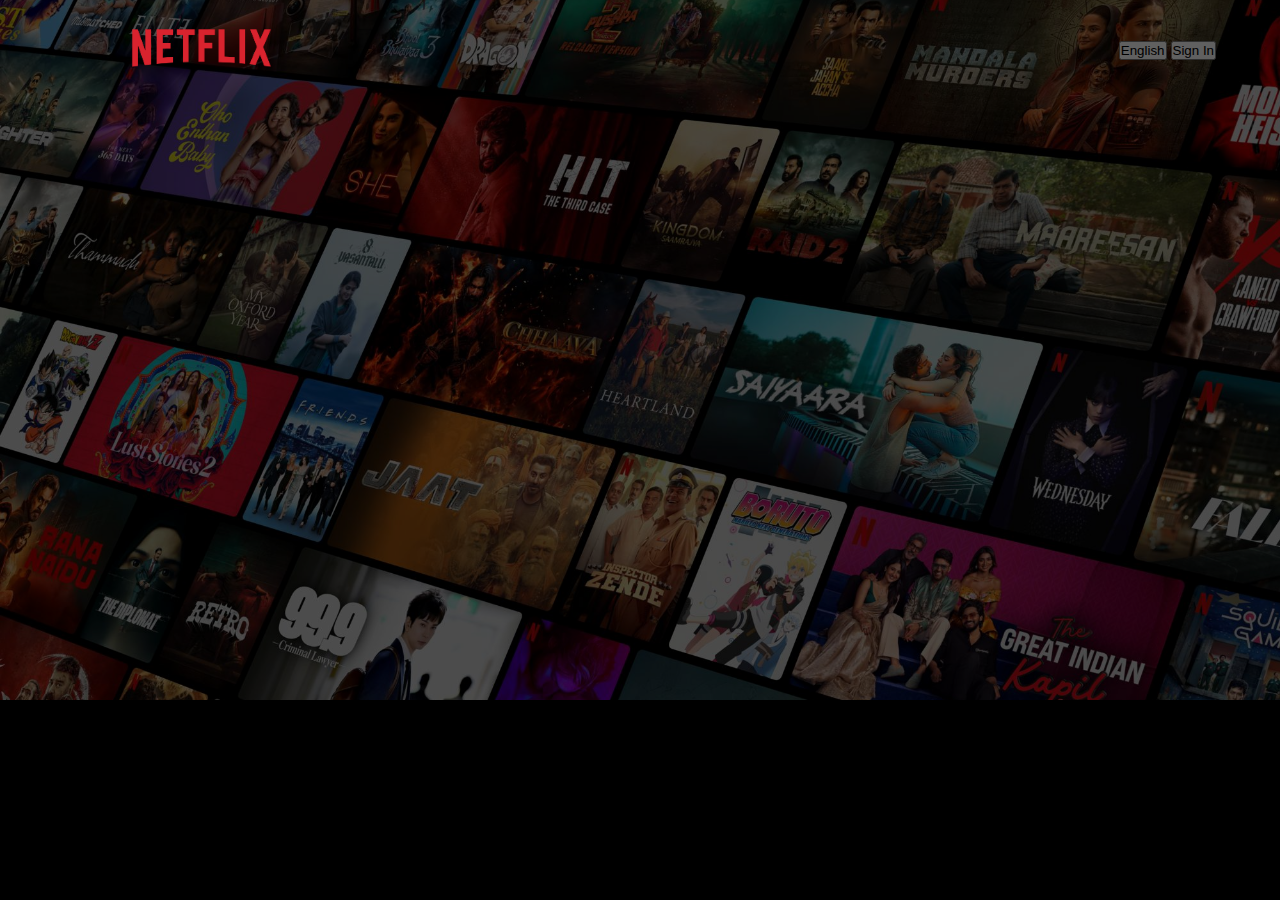
<file: index.html>
<!DOCTYPE HTML>
<HTML :lang="en">

<head>
    <meta charset="UTF-8">
    <meta name="viewport" content="width=device-width, initial-scale=1.0">
    <title>Netflix India – Watch TV Shows Online, Watch Movies Online</title>
    <link rel="stylesheet" href="style.css" </head>

<body>
    <div class="main">
        <div class="box"></div>
        <nav>

            <span><img width="53" src="assets/img/logo.png"> </span>
            <div>
                <button class="btn">English</button>
                <button class="btn btn-red-sm">Sign In</button>
            </div>
        </nav>
    </div>
</body>
</file>
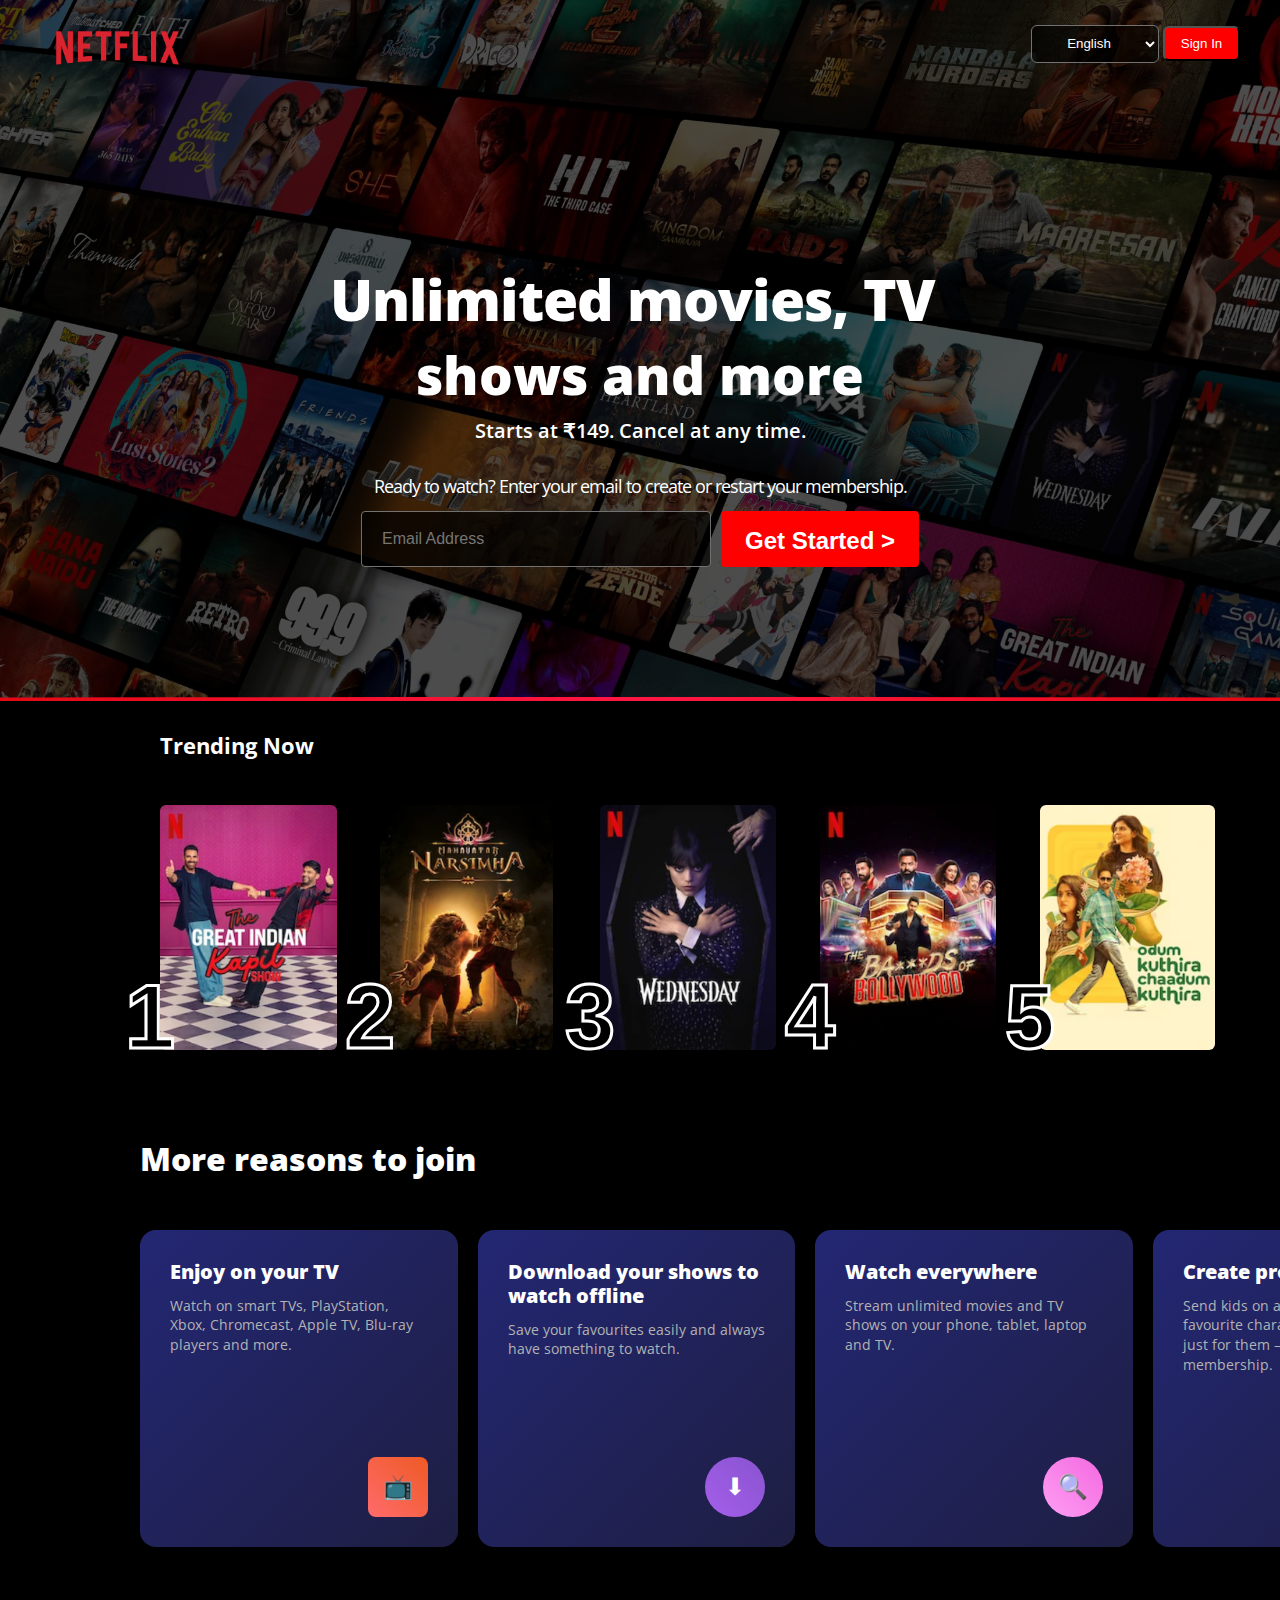
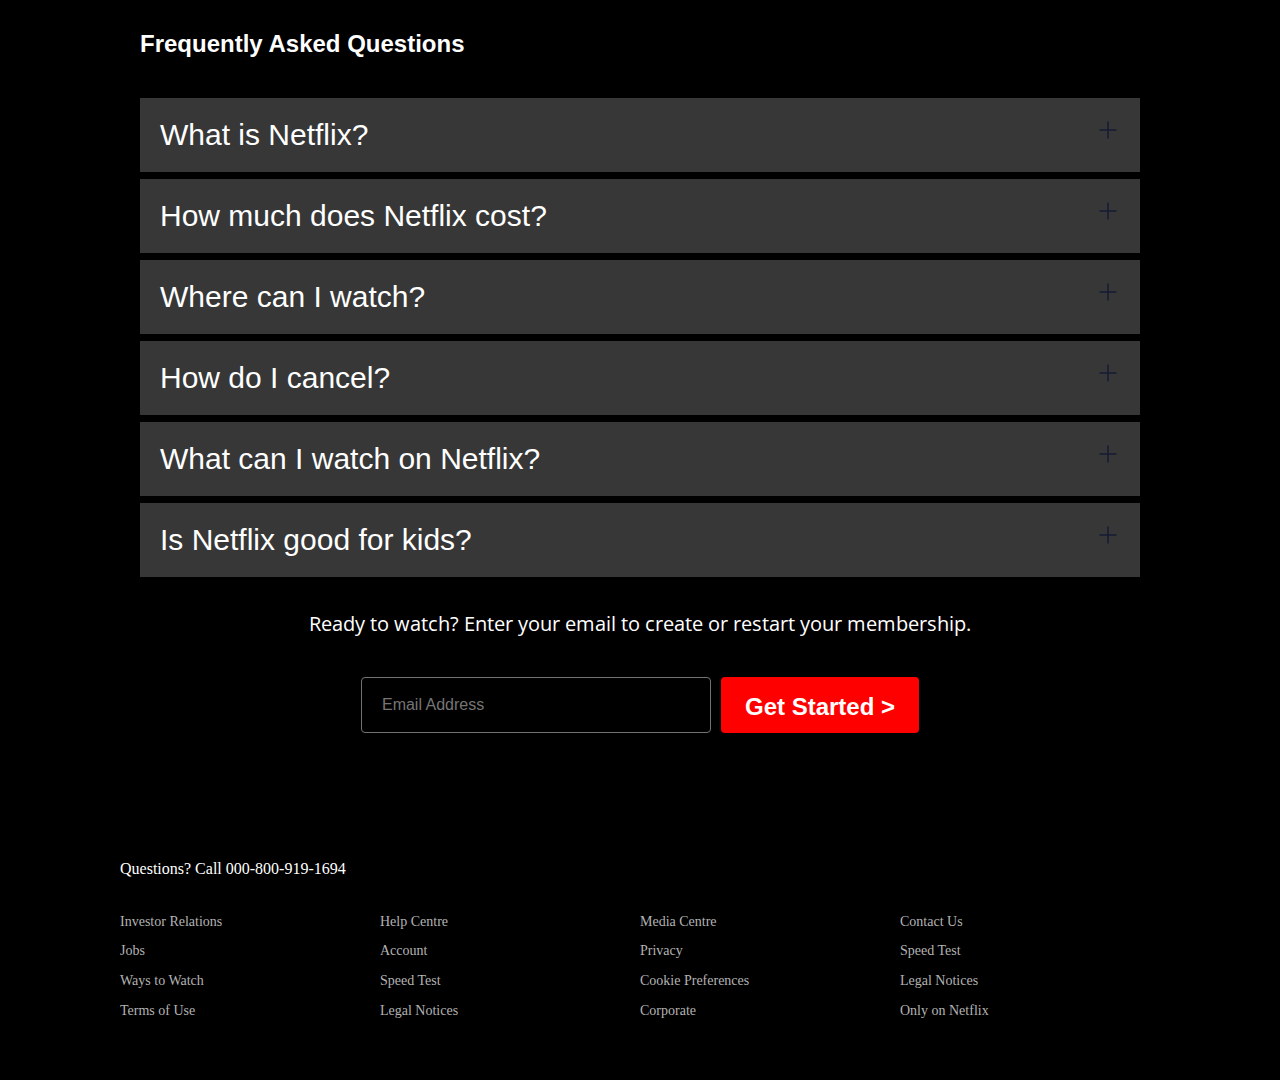
<file: practice/index.html>
<!DOCTYPE HTML>
<HTML :lang="en">

<head>
    <meta charset="UTF-8">
    <meta name="viewport" content="width=device-width, initial-scale=1.0">
    <title>Netflix India – Watch TV Shows Online, Watch Movies Online</title>
    <link rel="icon" href="favicon.ico" type="image/x-icon">
    <link rel="stylesheet" href="style.css">
    <link rel="preconnect" href="https://fonts.googleapis.com">
    <link rel="preconnect" href="https://fonts.gstatic.com" crossorigin>
    <link href="https://fonts.googleapis.com/css2?family=Open+Sans:ital,wght@0,300..800;1,300..800&display=swap"
        rel="stylesheet">
</head>

<body>
    <div class="top">
        <div class="box"></div>
        <nav>

            <span><img width="53" src="assets/img/logo.png"> </span>
            <div class="top-right">
                <select class="lang">
                    <option value="English"> English </option>
                    <option value="Hindi"> Hindi </option>
                </select>
                <button class="btn">Sign In</button>
            </div>
        </nav>
        <div class="main">
            <span font-size="4vw">Unlimited movies, TV</span>
            <span>shows and more</span>
            <span>Starts at ₹149. Cancel at any time.</span>
            <span>Ready to watch? Enter your email to create or restart your membership.
            </span>
        </div>
        <div class="hero">
            <input class="email" type="email" placeholder="Email Address">
            <button type="submit"> Get Started > </button>
        </div>
        <div class="curve-separator"></div>
    </div>
    <div class="bottom">Trending Now</div>
    <div class="cards-container">
        <div class="card-item">
            <div class="rank-number">1</div>
            <img src="assets/KapilSharma.png" alt="Movie 1">
        </div>
        <div class="card-item">
            <div class="rank-number">2</div>
            <img src="assets/narsimha.png" alt="Movie 2">
        </div>
        <div class="card-item">
            <div class="rank-number">3</div>
            <img src="assets/wednesday.png" alt="Movie 3">
        </div>
        <div class="card-item">
            <div class="rank-number">4</div>
            <img src="assets/bollywood.png" alt="Movie 4">
        </div>
        <div class="card-item">
            <div class="rank-number">5</div>
            <img src="assets/Kuthira.png" alt="Movie 5">
        </div>
    </div>

    <div class="separation"></div>

    <section class="reasons-section">
        <h2>More reasons to join</h2>
        <div class="reasons-grid">
            <div class="reason-card">
                <h3>Enjoy on your TV</h3>
                <p>Watch on smart TVs, PlayStation, Xbox, Chromecast, Apple TV, Blu-ray players and more.</p>
                <div class="reason-icon tv-icon"></div>
            </div>
            <div class="reason-card">
                <h3>Download your shows to watch offline</h3>
                <p>Save your favourites easily and always have something to watch.</p>
                <div class="reason-icon download-icon"></div>
            </div>
            <div class="reason-card">
                <h3>Watch everywhere</h3>
                <p>Stream unlimited movies and TV shows on your phone, tablet, laptop and TV.</p>
                <div class="reason-icon watch-icon"></div>
            </div>
            <div class="reason-card">
                <h3>Create profiles for kids</h3>
                <p>Send kids on adventures with their favourite characters in a space made just for them — free with
                    your membership.</p>
                <div class="reason-icon kids-icon"></div>
            </div>
        </div>
    </section>

    <div class="separation"></div>

    <section class="faq">
        <h2>Frequently Asked Questions</h2>
    </section>
    <div class="faqbox">
        <span>What is Netflix?</span>
        <svg xmlns="http://www.w3.org/2000/svg" viewBox="0 0 24 24" width="24" height="24" color="#000000" fill="none">
            <path d="M12 4V20M20 12H4" stroke="#141B34" stroke-width="1.5" stroke-linecap="round"
                stroke-linejoin="round" />
        </svg>
    </div>

    <div class="sep"></div>

    <div class="faqbox">
        <span>How much does Netflix cost?</span>
        <svg xmlns="http://www.w3.org/2000/svg" viewBox="0 0 24 24" width="24" height="24" color="#000000" fill="none">
            <path d="M12 4V20M20 12H4" stroke="#141B34" stroke-width="1.5" stroke-linecap="round"
                stroke-linejoin="round" />
        </svg>
    </div>

    <div class="sep"></div>

    <div class="faqbox">
        <span>Where can I watch?</span>
        <svg xmlns="http://www.w3.org/2000/svg" viewBox="0 0 24 24" width="24" height="24" color="#000000" fill="none">
            <path d="M12 4V20M20 12H4" stroke="#141B34" stroke-width="1.5" stroke-linecap="round"
                stroke-linejoin="round" />
        </svg>
    </div>
    </section>

    <div class="sep"></div>

    <div class="faqbox">
        <span>How do I cancel?</span>
        <svg xmlns="http://www.w3.org/2000/svg" viewBox="0 0 24 24" width="24" height="24" color="#000000" fill="none">
            <path d="M12 4V20M20 12H4" stroke="#141B34" stroke-width="1.5" stroke-linecap="round"
                stroke-linejoin="round" />
        </svg>
    </div>
    </section>

    <div class="sep"></div>

    <section>
        <div class="faqbox">
            <span>What can I watch on Netflix?</span>
            <svg xmlns="http://www.w3.org/2000/svg" viewBox="0 0 24 24" width="24" height="24" color="#000000"
                fill="none">
                <path d="M12 4V20M20 12H4" stroke="#141B34" stroke-width="1.5" stroke-linecap="round"
                    stroke-linejoin="round" />
            </svg>
        </div>
    </section>

    <div class="sep"></div>

    <section>
        <div class="faqbox">
            <span>Is Netflix good for kids?</span>
            <svg xmlns="http://www.w3.org/2000/svg" viewBox="0 0 24 24" width="24" height="24" color="#000000"
                fill="none">
                <path d="M12 4V20M20 12H4" stroke="#141B34" stroke-width="1.5" stroke-linecap="round"
                    stroke-linejoin="round" />
            </svg>
        </div>
    </section>

    <div class="separation"></div>
    <div class="after">
        <span>Ready to watch? Enter your email to create or restart your membership.
        </span>
    </div>
    <div class="ground">
        <input class="email" type="email" placeholder="Email Address">
        <button type="submit"> Get Started > </button>
    </div>

    <div class="separation"></div>
    <footer>
        <div class="questions">
            Questions? Call 000-800-919-1694
        </div>
        <div class="footer">
            <div class="footer-item">
                <a href="faq">Investor Relations</a>
                <a href="faq">Jobs</a>
                <a href="faq">Ways to Watch</a>
                <a href="faq">Terms of Use</a>
            </div>

            <div class="footer-item">
                <a href="faq">Help Centre</a>
                <a href="faq">Account</a>
                <a href="faq">Speed Test</a>
                <a href="faq">Legal Notices</a>
            </div>
            <div class="footer-item">
                <a href="faq">Media Centre</a>
                <a href="faq">Privacy</a>
                <a href="faq">Cookie Preferences</a>
                <a href="faq">Corporate</a>
            </div>

            <div class="footer-item">
                <a href="faq">Contact Us</a>
                <a href="faq">Speed Test</a>
                <a href="faq">Legal Notices</a>
                <a href="faq">Only on Netflix</a>
            </div>
        </div>
    </footer>
</body>
</file>
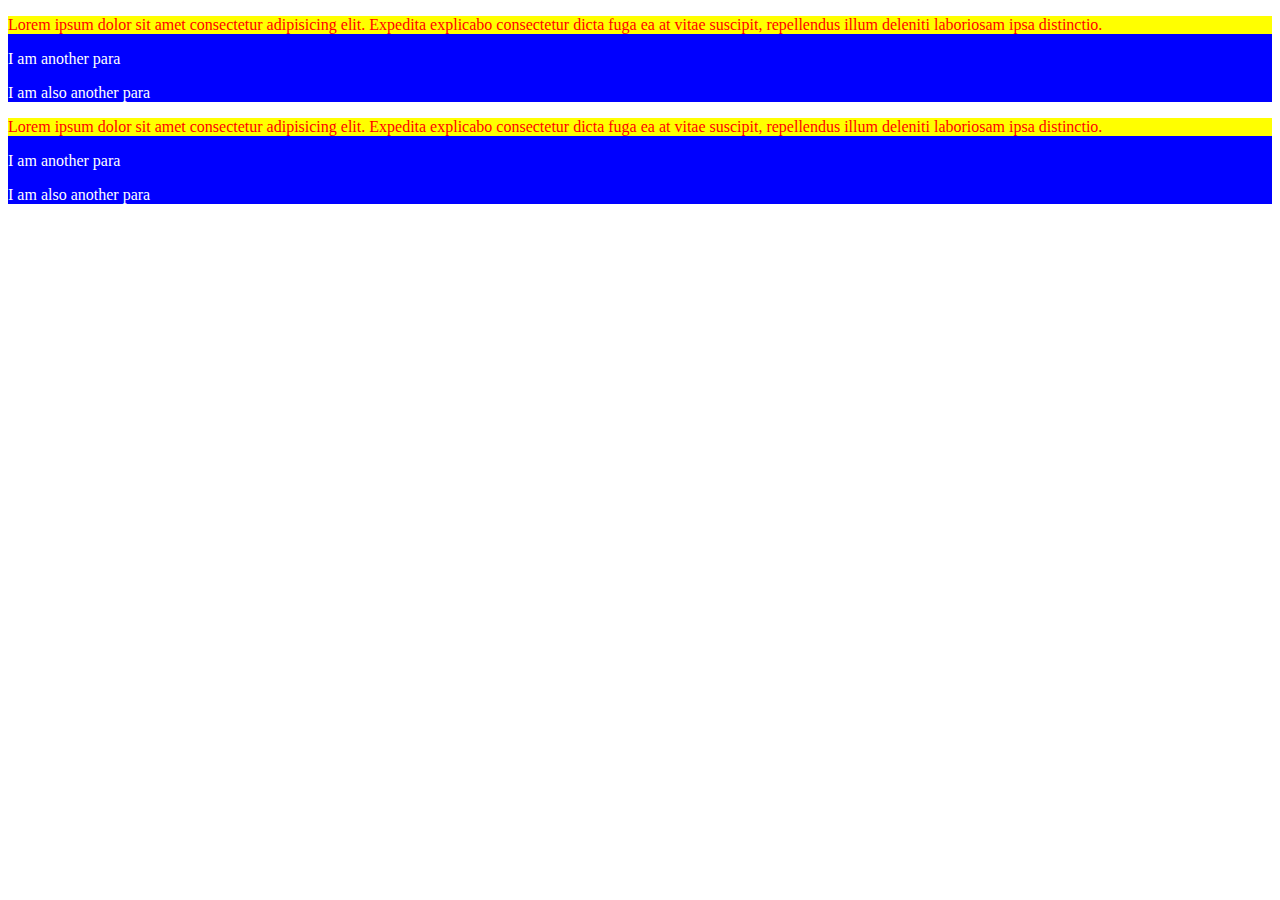
<file: CSS/test.html>
<!DOCTYPE html>
<html lang="en">

<head>
    <meta charset="UTF-8">
    <meta name="viewport" content="width=device-width, initial-scale=1.0">
    <title>Document</title>
    <link rel="stylesheet" href="style.css">
</head>

<body>
    <!-- Write html and css code to style a paragraph inside a div which contains 5 other paragraphs. The first paragraph must have background color yellow and text color red. The other paragraphs must have background color blue and text color white. The HMTL is written below for your reference. Do not change this html -->
    <div>
        <p>Lorem ipsum dolor sit amet consectetur adipisicing elit. Expedita explicabo consectetur dicta fuga ea at
            vitae suscipit, repellendus illum deleniti laboriosam ipsa distinctio.</p>
        <p>I am another para</p>
        <p>I am also another para</p>
    </div>
    <div>
        <p>Lorem ipsum dolor sit amet consectetur adipisicing elit. Expedita explicabo consectetur dicta fuga ea at
            vitae suscipit, repellendus illum deleniti laboriosam ipsa distinctio.</p>
        <p>I am another para</p>
        <p>I am also another para</p>
    </div>
</body>

</html>
</file>
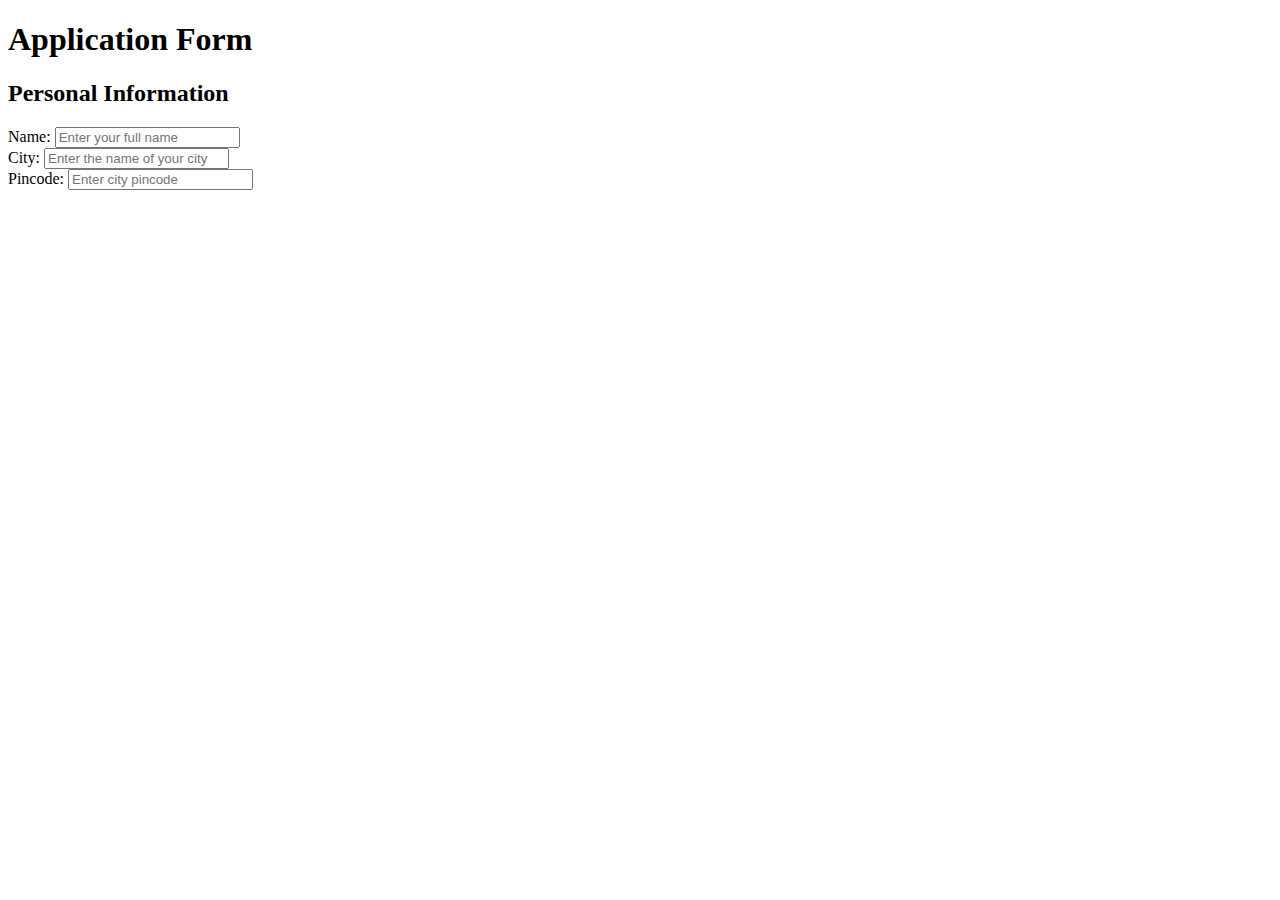
<file: HTML/Form.html>
<!DOCTYPE html>

<html>

<head>
    <title> Form </title>
</head>

<body>
    <H1> Application Form </H1>
    <H2> Personal Information </H2>
    <form action="/submit" method="post">
        <div>
            <label for="name">Name:</label>
            <input type="text" id="username" name="username" placeholder="Enter your full name" required>
        </div>
        <div>
            <label for="city">City:</label>
            <input type="text" id="city" name="City" placeholder="Enter the name of your city" required>
        </div>
        <div>
            <label for="pincode">Pincode:</label>
            <input type="number" id="pincode" name="pincode" placeholder="Enter city pincode">
        </div>

    </form>
</body>

</html>
</file>
<file: style.css>
*{
    margin: 0;
    padding: 0;
}

body {
    background-color: black;
}

.main {
    position: relative;
background-image: url("assets/img/background.jpg");
background-repeat: no-repeat;
background-size: cover;
background-position: center 11%;
height: 700px;
width: 100vw;
}

.box{
    position:absolute;
    top: 0;
    height: 700px;
    width: 100%;
    opacity: 0.6;
    background-color: black;
}
nav {
    max-width: 90vw;
    justify-content: space-between;
    margin: auto;
    display: flex;
    align-items: center;
    height: 100px;
}

nav img {
    padding-left: 50px;
    padding-top: 0px;
    color: red;
    width: 175px;
    position: relative;
    z-index: 10;
}
</file>
<file: practice/style.css>
* {
  margin: 0;
  padding: 0;
  box-sizing: border-box;
}

body {
  background-color: black;
  overflow-x: hidden;
}

.top {
  position: relative;
  background-image: url("assets/img/background.jpg");
  background-repeat: no-repeat;
  background-size: cover;
  background-position: center 11%;
  height: 700px;
  width: 100%;
}

.box {
  position: absolute;
  top: 0;
  height: 700px;
  width: 100%;
  opacity: 0.6;
  background-color: black;
}
nav {
  max-width: 100%;
  width: 100%;
  justify-content: space-between;
  margin: auto;
  display: flex;
  align-items: center;
  height: 100px;
  padding: 0 20px;
}

nav img {
  padding-left: 20px;
  padding-top: 0px;
  color: red;
  width: 175px;
  position: relative;
  z-index: 10;
}

.top-right {
  margin-right: 20px;
  margin-top: -1%;
  z-index: 10;
}

label {
  color: rgb(255, 255, 255);
}

.lang {
  position: relative;
  background: rgba(0, 0, 0, 0.63);
  border: 1px solid rgb(114, 114, 114);
  width: 128px;
  height: 38px;
  border-radius: 6px;
  text-align: center;
  color: rgb(255, 255, 255);
  font-family: "Franklin Gothic Medium", "Arial Narrow", Arial, sans-serif;
}

.btn {
  position: relative;
  background-color: red;
  color: white;
  text-align: center;
  border-radius: 6px;
  width: 77px;
  height: 35px;
  font-family: "Franklin Gothic Medium", "Arial Narrow", Arial, sans-serif;
}

.main {
  display: flex;
  align-items: center;
  justify-content: center;
  position: absolute;
  flex-direction: column;
  color: white;
  font-family: "Open Sans";
  top: 50%;
  left: 50%;
  transform: translate(-50%, -40%);
  z-index: 10;
  text-align: center;
}

.main :first-child {
  font-weight: 900;
  font-size: 57px;
  letter-spacing: -1px;
  margin-left: -15px;
  margin-top: 15px;
}

.main :nth-child(2) {
  font-weight: 900;
  font-size: 53px;
  margin-bottom: 1%;
}

.main :nth-child(3) {
  font-weight: 600;
  font-size: 20px;
  margin-bottom: 2%;
}

.main :nth-child(4) {
  font-weight: 400;
  font-size: 18px;
  letter-spacing: -1px;
  padding-top: 2vh;
  margin-bottom: 1vh;
}

.hero {
  display: flex;
  flex-direction: row;
  align-items: center;
  justify-content: center;
  gap: 10px;
  position: absolute;
  top: 73%;
  left: 50%;
  transform: translateX(-50%);
  z-index: 10;
}

.email {
  width: 350px;
  background-color: rgba(0, 0, 0, 0.7);
  border: 1px solid rgb(114, 114, 114);
  padding: 16px 20px;
  color: white;
  border-radius: 4px;
  font-size: 16px;
  height: 56px;
  box-sizing: border-box;
}

button[type="submit"] {
  background-color: red;
  color: white;
  border: none;
  padding: 16px 24px;
  border-radius: 4px;
  cursor: pointer;
  white-space: nowrap;
  font-size: 24px;
  font-weight: 600;
  height: 56px;
  box-sizing: border-box;
}

.curve-separator {
  position: absolute;
  bottom: -1px;
  left: 0;
  width: 100%;
  height: 8px;
  background: linear-gradient(90deg, #e50914, #ff1744, #e50914);
  clip-path: ellipse(100% 4px at 50% 100%);
  z-index: 15;
}

.bottom {
    position: relative;
    color: white;
    padding: 30px;
    font-size: 22px;
    font-weight: 700;
    font-family: "Open Sans", sans-serif;
    padding-left: 160px;
    margin-bottom: 15px;
}

.cards-container {
    display: flex;
    flex-direction: row;
    gap: 20px;
    padding: 0 160px;
    overflow: hidden;
    width: 100%;
    justify-content: flex-start;
    max-width: 100%;
    box-sizing: border-box;
    scrollbar-width: none; /* Firefox */
    -ms-overflow-style: none; /* Internet Explorer 10+ */
}

.cards-container::-webkit-scrollbar {
    display: none; /* WebKit */
}

.card-item {
    position: relative;
    width: 200px;
    flex-shrink: 0;
}

.card-item img {
    width: auto;
    height: 245px;
    border-radius: 6px;
    object-fit: cover;
}

.rank-number {
    position: absolute;
    bottom: -8px;
    left: -35px;
    z-index: 11;
    color: black;
    font-size: 90px;
    font-weight: 900;
    font-family: "Arial Black", "Helvetica", sans-serif;
    -webkit-text-stroke: 3px white;
    -webkit-text-stroke: 3px white;
    line-height: 1;
}

.separation {
    padding-top: 1%;
    height: 7px;
    background-color: rgb(0, 0, 0);
    position: relative;
    z-index: 20;
}

.faq {
    background-color: black;
    color: white;
    font-family: 'Gill Sans', 'Gill Sans MT', Calibri, 'Trebuchet MS', sans-serif;
    padding-left: 140px;
    margin-bottom: 40px;
}

.faqbox {
    display: flex;
    padding: 20px;
    font-family: 'Gill Sans', 'Gill Sans MT', Calibri, 'Trebuchet MS', sans-serif;
    font-size: 30px;
    width: calc(100% - 280px);
    background-color: rgb(55, 55, 55);
    color: white;
    padding: 20px;
    margin-left: 140px;
    justify-content: space-between;
}

.faqbox:hover{
    background-color: rgb(89, 89, 89);
}

.sep {
    margin: 7px;
}

footer {
    color: white;
    max-width: calc(100% - 120px);
    margin: auto;
    padding: 60px;
}

footer .questions {
    padding: 34px 0;
}


.footer {
    display: grid;
    grid-template-columns: 1fr 1fr 1fr 1fr;
    color: white;
}

.footer-item {
    display: flex;
    flex-direction: column;
    gap: 10px;
}

.footer-item a {
    color: rgb(179, 179, 179);
    text-decoration: none;
    font-size: 14px;
    line-height: 1.4;
}

.footer-item a:hover {
    text-decoration: underline;
}

.reasons-section {
    background-color: black;
    padding: 70px 140px;
    color: white;
    max-width: 100%;
    box-sizing: border-box;
}

.reasons-section h2 {
    font-size: 32px;
    font-weight: 900;
    font-family: 'Open Sans', sans-serif;
    margin-bottom: 50px;
}

.reasons-grid {
    display: grid;
    grid-template-columns: 1fr 1fr 1fr 1fr;
    gap: 20px;
    max-width: 100%;
    width: 100%;
}

.reason-card {
    background: linear-gradient(135deg, #232773 0%, #1e1e42 100%);
    border-radius: 16px;
    padding: 30px;
    position: relative;
    aspect-ratio: 1;
    display: flex;
    flex-direction: column;
    justify-content: space-between;
}

.reason-card h3 {
    font-size: 20px;
    font-weight: 900;
    margin-bottom: 12px;
    font-family: 'Open Sans', sans-serif;
    line-height: 1.2;
}

.reason-card p {
    font-size: 14px;
    font-weight: 400;
    line-height: 1.4;
    color: #b3b3b3;
    font-family: 'Open Sans', sans-serif;
    flex-grow: 1;
}

.reason-icon {
    align-self: flex-end;
    width: 60px;
    height: 60px;
    background-size: contain;
    background-repeat: no-repeat;
    background-position: center;
    margin-top: 20px;
}

.tv-icon {
    background: linear-gradient(45deg, #ff6b6b, #ee5a24);
    border-radius: 8px;
    position: relative;
}

.tv-icon::after {
    content: "📺";
    position: absolute;
    top: 50%;
    left: 50%;
    transform: translate(-50%, -50%);
    font-size: 24px;
}

.download-icon {
    background: linear-gradient(45deg, #a55eea, #8854d0);
    border-radius: 50%;
    position: relative;
}

.download-icon::after {
    content: "⬇";
    position: absolute;
    top: 50%;
    left: 50%;
    transform: translate(-50%, -50%);
    font-size: 24px;
    color: white;
}

.watch-icon {
    background: linear-gradient(45deg, #ff9ff3, #f368e0);
    border-radius: 50%;
    position: relative;
}

.watch-icon::after {
    content: "🔍";
    position: absolute;
    top: 50%;
    left: 50%;
    transform: translate(-50%, -50%);
    font-size: 24px;
}

.kids-icon {
    background: linear-gradient(45deg, #feca57, #ff9ff3);
    border-radius: 12px;
    position: relative;
}

.kids-icon::after {
    content: "👶";
    position: absolute;
    top: 50%;
    left: 50%;
    transform: translate(-50%, -50%);
    font-size: 24px;
}

.after {
    color: white;
    text-align: center;
    font-size: 20px;
    font-family: 'Open Sans', sans-serif;
    font-weight: 400;
    padding: 20px 140px;
    background-color: black;
}

.ground {
    display: flex;
    flex-direction: row;
    align-items: center;
    justify-content: center;
    gap: 10px;
    background-color: black;
    padding: 20px 140px;
}

.ground .email {
    width: 350px;
    background-color: rgba(0, 0, 0, 0.7);
    border: 1px solid rgb(114, 114, 114);
    padding: 16px 20px;
    color: white;
    border-radius: 4px;
    font-size: 16px;
    height: 56px;
    box-sizing: border-box;
}

.ground button[type="submit"] {
    background-color: red;
    color: white;
    border: none;
    padding: 16px 24px;
    border-radius: 4px;
    cursor: pointer;
    white-space: nowrap;
    font-size: 24px;
    font-weight: 600;
    height: 56px;
    box-sizing: border-box;
}

@media (max-width: 768px) {
    .reasons-grid {
        grid-template-columns: 1fr 1fr;
        gap: 15px;
    }
    
    .reasons-section {
        padding: 50px 20px;
    }
    
    .reason-card {
        padding: 20px;
    }
    
    .reason-card h3 {
        font-size: 18px;
    }
    
    .reason-card p {
        font-size: 12px;
    }
}
</file>
<file: CSS/style.css>
div{background-color: blue; color: white;}
div :first-child{background-color: yellow; color: red;}
</file>
